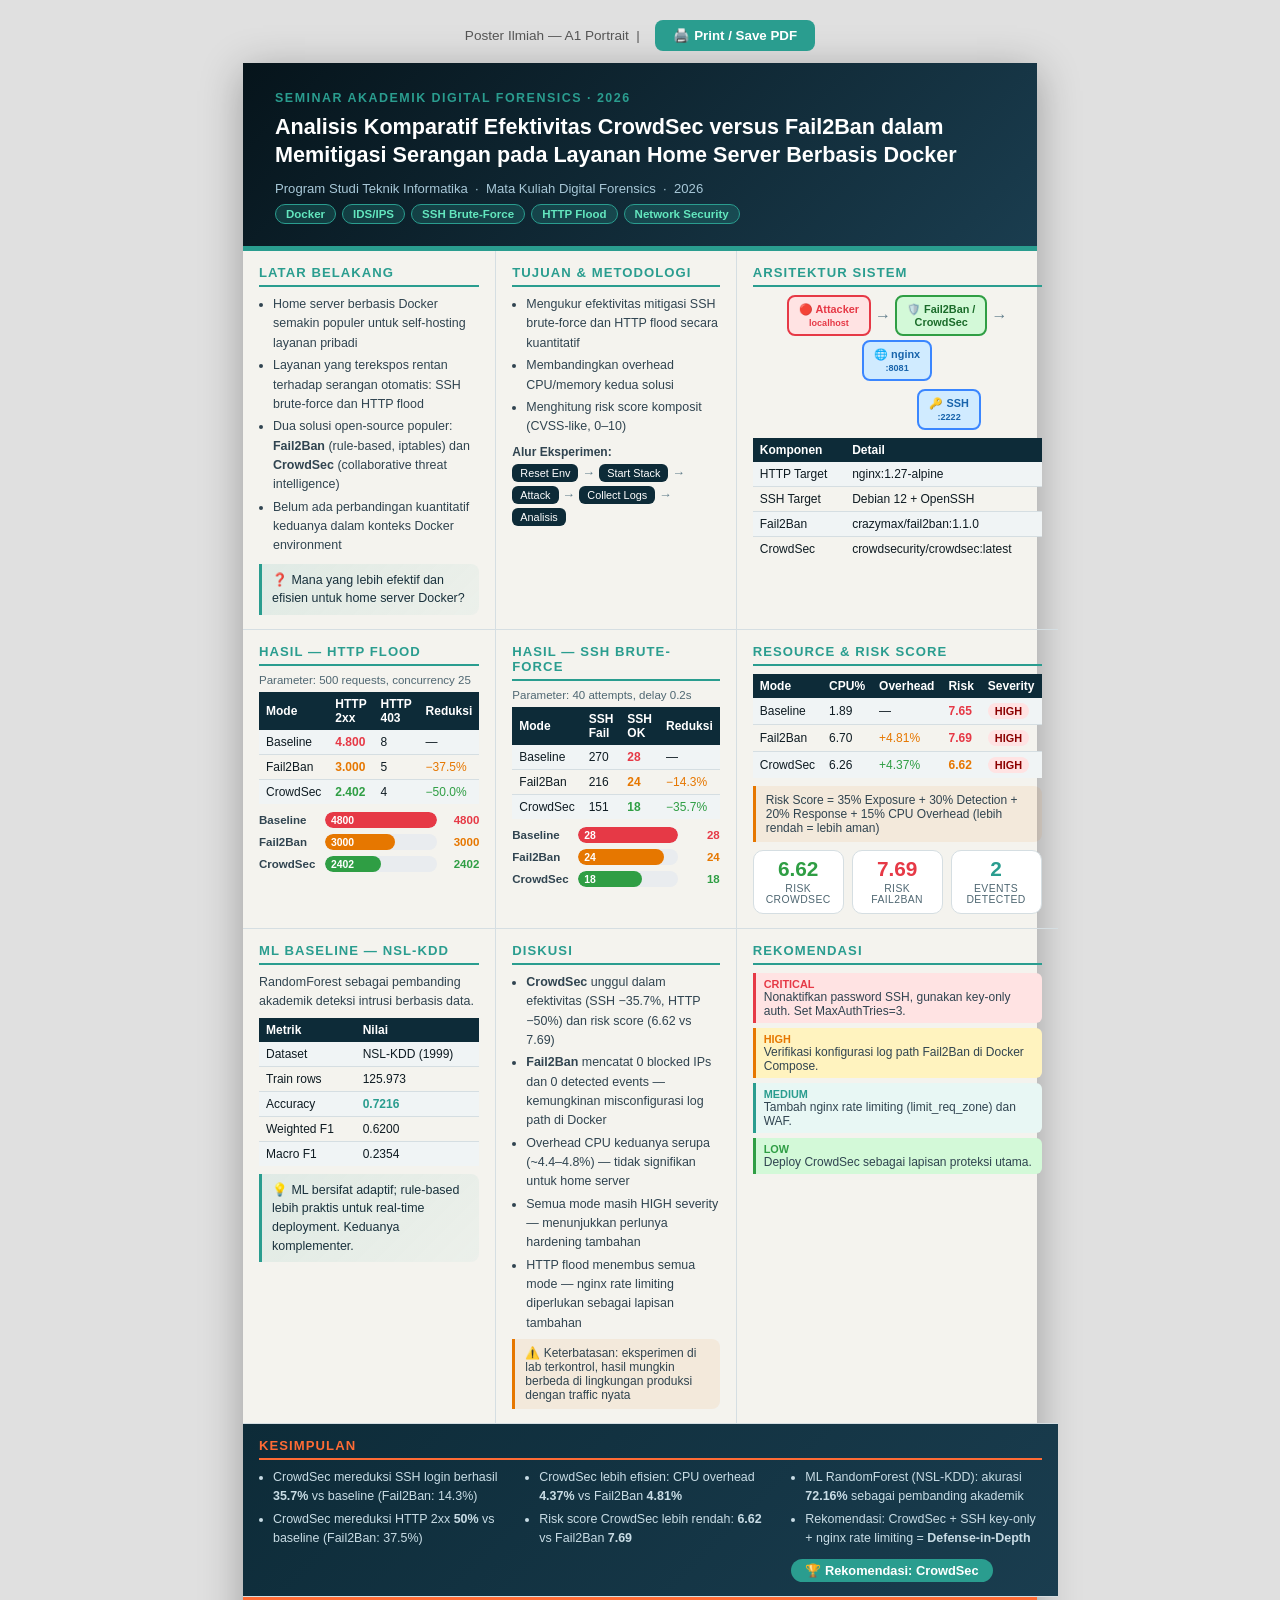
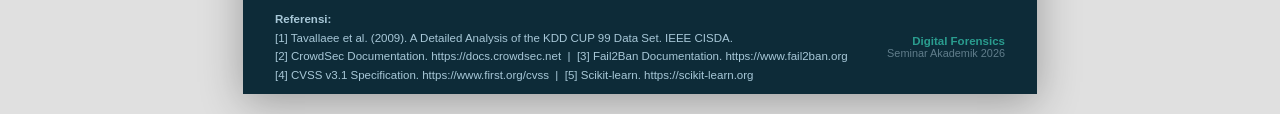
<file: submission/poster_ilmiah.html>
<!doctype html>
<html lang="id">
<head>
<meta charset="utf-8"/>
<meta name="viewport" content="width=device-width,initial-scale=1"/>
<title>Poster Ilmiah — CrowdSec vs Fail2Ban</title>
<style>
/* A1 portrait: 594mm × 841mm → scale to screen */
:root{
  --teal:#2a9d8f;--accent:#ff6b35;--ink:#0e1b22;--muted:#4f6772;
  --ok:#2f9e44;--warn:#e67700;--red:#e63946;--blue:#3a86ff;
  --bg-header:#06141b;--bg-body:#f4f3ee;
}
*{box-sizing:border-box;margin:0;padding:0}
body{background:#e0e0e0;font-family:"Segoe UI",sans-serif;padding:20px;color:var(--ink)}

/* Print hint */
.print-hint{text-align:center;margin-bottom:12px;font-size:.85rem;color:#555}
.print-hint button{border:0;background:var(--teal);color:#fff;padding:8px 18px;border-radius:8px;cursor:pointer;font-weight:700;margin-left:8px}

/* Poster wrapper — A1 proportions */
.poster{
  width:794px; /* ~A1 scaled to screen */
  margin:0 auto;
  background:var(--bg-body);
  box-shadow:0 8px 40px rgba(0,0,0,.3);
  display:flex;flex-direction:column;
}

/* ── Header ── */
.poster-header{
  background:linear-gradient(135deg,var(--bg-header) 0%,#1a3d4f 100%);
  color:#fff;padding:28px 32px 22px;
  border-bottom:5px solid var(--teal);
}
.poster-header .institution{font-size:.78rem;letter-spacing:.12em;color:var(--teal);font-weight:700;text-transform:uppercase;margin-bottom:8px}
.poster-header h1{font-size:1.35rem;line-height:1.3;margin-bottom:12px;color:#fff}
.poster-header .author-row{display:flex;justify-content:space-between;align-items:flex-end;flex-wrap:wrap;gap:8px}
.poster-header .author{font-size:.82rem;color:#a8c8d8}
.poster-header .tags{display:flex;gap:6px;flex-wrap:wrap}
.tag{background:rgba(42,157,143,.25);border:1px solid var(--teal);color:#63e6be;border-radius:20px;padding:3px 10px;font-size:.72rem;font-weight:700}

/* ── Body grid ── */
.poster-body{flex:1;display:grid;grid-template-columns:1fr 1fr 1fr;grid-template-rows:auto auto auto auto;gap:0;padding:0}

/* ── Section ── */
.section{padding:14px 16px;border-right:1px solid #d5dee2;border-bottom:1px solid #d5dee2}
.section:nth-child(3n){border-right:none}
.section h2{font-size:.82rem;font-weight:800;text-transform:uppercase;letter-spacing:.08em;color:var(--teal);margin-bottom:8px;padding-bottom:5px;border-bottom:2px solid var(--teal)}
.section p,.section li{font-size:.78rem;line-height:1.55;color:#304450}
.section ul{padding-left:14px}
.section li{margin-bottom:3px}

/* span 2 cols */
.span2{grid-column:span 2}
.span3{grid-column:span 3}

/* ── KPI row ── */
.kpi-row{display:flex;gap:8px;margin-top:6px}
.kpi-box{flex:1;background:#fff;border:1px solid #d5dee2;border-radius:10px;padding:8px 10px;text-align:center}
.kpi-box .val{font-size:1.3rem;font-weight:800;line-height:1}
.kpi-box .lbl{font-size:.65rem;color:var(--muted);text-transform:uppercase;letter-spacing:.04em;margin-top:3px}

/* ── Table ── */
table.t{width:100%;border-collapse:collapse;font-size:.75rem;margin-top:6px}
table.t th{background:#0d2b38;color:#fff;padding:5px 7px;text-align:left}
table.t td{padding:5px 7px;border-bottom:1px solid #d5dee2}
table.t tr:last-child td{border-bottom:none}
table.t tr:nth-child(even) td{background:#f0f4f5}

/* ── Bar chart ── */
.bar-wrap{margin-top:6px}
.bar-row{display:flex;align-items:center;gap:6px;margin-bottom:6px}
.bar-lbl{width:60px;font-size:.72rem;font-weight:600;color:#304450;flex-shrink:0}
.bar-bg{flex:1;height:16px;background:#e9ecef;border-radius:8px;overflow:hidden}
.bar-fill{height:100%;border-radius:8px;display:flex;align-items:center;padding-left:6px;font-size:.65rem;font-weight:700;color:#fff}
.bar-val{width:36px;text-align:right;font-size:.72rem;font-weight:700;flex-shrink:0}

/* ── Badge ── */
.badge{display:inline-block;padding:2px 7px;border-radius:12px;font-size:.68rem;font-weight:700}
.badge-ok{background:#d3f9d8;color:#1a6b2a}
.badge-warn{background:#fff3bf;color:#7a4f00}
.badge-bad{background:#ffe3e3;color:#8b0000}
.badge-info{background:#d0ebff;color:#1864ab}

/* ── Arch diagram ── */
.arch{display:flex;align-items:center;justify-content:center;gap:4px;flex-wrap:wrap;margin:8px 0}
.arch-box{border-radius:8px;padding:6px 10px;text-align:center;font-size:.68rem;font-weight:700;border:2px solid}
.arch-box.att{background:#ffe3e3;border-color:var(--red);color:var(--red)}
.arch-box.prot{background:#d3f9d8;border-color:var(--ok);color:#1a6b2a}
.arch-box.tgt{background:#d0ebff;border-color:var(--blue);color:#1864ab}
.arch-arrow{font-size:1rem;color:#607d8b}

/* ── Highlight ── */
.hl{background:linear-gradient(135deg,rgba(42,157,143,.1),rgba(42,157,143,.04));border-left:3px solid var(--teal);border-radius:0 8px 8px 0;padding:7px 10px;margin-top:8px;font-size:.78rem;color:#19313c;line-height:1.5}
.hl-warn{background:rgba(230,119,0,.08);border-left:3px solid var(--warn);border-radius:0 8px 8px 0;padding:7px 10px;margin-top:6px;font-size:.75rem;color:#304450}

/* ── Conclusion box ── */
.conclusion{background:linear-gradient(135deg,#0d2b38,#1a3d4f);color:#fff;padding:14px 16px;border-bottom:1px solid #d5dee2}
.conclusion h2{font-size:.82rem;font-weight:800;text-transform:uppercase;letter-spacing:.08em;color:var(--accent);margin-bottom:8px;padding-bottom:5px;border-bottom:2px solid var(--accent)}
.conclusion p,.conclusion li{font-size:.78rem;line-height:1.55;color:#c8dce5}
.conclusion ul{padding-left:14px}
.conclusion li{margin-bottom:3px}
.winner-badge{display:inline-block;background:var(--teal);color:#fff;border-radius:20px;padding:4px 14px;font-size:.8rem;font-weight:800;margin-top:8px}

/* ── Footer ── */
.poster-footer{background:#0d2b38;color:#a8c8d8;padding:10px 32px;display:flex;justify-content:space-between;align-items:center;font-size:.72rem;border-top:3px solid var(--accent)}
.poster-footer .refs{flex:1}
.poster-footer .refs span{display:block;line-height:1.6}

/* ── Print ── */
@media print{
  body{background:#fff;padding:0}
  .print-hint{display:none}
  .poster{width:100%;box-shadow:none}
}
</style>
</head>
<body>

<div class="print-hint">
  Poster Ilmiah — A1 Portrait &nbsp;|&nbsp;
  <button onclick="window.print()">🖨️ Print / Save PDF</button>
</div>

<div class="poster">

  <!-- ══ HEADER ══════════════════════════════════════════════════════ -->
  <div class="poster-header">
    <div class="institution">Seminar Akademik Digital Forensics · 2026</div>
    <h1>Analisis Komparatif Efektivitas CrowdSec versus Fail2Ban dalam Memitigasi Serangan pada Layanan Home Server Berbasis Docker</h1>
    <div class="author-row">
      <div class="author">Program Studi Teknik Informatika &nbsp;·&nbsp; Mata Kuliah Digital Forensics &nbsp;·&nbsp; 2026</div>
      <div class="tags">
        <span class="tag">Docker</span>
        <span class="tag">IDS/IPS</span>
        <span class="tag">SSH Brute-Force</span>
        <span class="tag">HTTP Flood</span>
        <span class="tag">Network Security</span>
      </div>
    </div>
  </div>

  <!-- ══ BODY ════════════════════════════════════════════════════════ -->
  <div class="poster-body">

    <!-- ROW 1 -->

    <!-- Latar Belakang -->
    <div class="section">
      <h2>Latar Belakang</h2>
      <ul>
        <li>Home server berbasis Docker semakin populer untuk self-hosting layanan pribadi</li>
        <li>Layanan yang terekspos rentan terhadap serangan otomatis: SSH brute-force dan HTTP flood</li>
        <li>Dua solusi open-source populer: <strong>Fail2Ban</strong> (rule-based, iptables) dan <strong>CrowdSec</strong> (collaborative threat intelligence)</li>
        <li>Belum ada perbandingan kuantitatif keduanya dalam konteks Docker environment</li>
      </ul>
      <div class="hl">❓ Mana yang lebih efektif dan efisien untuk home server Docker?</div>
    </div>

    <!-- Tujuan & Metodologi -->
    <div class="section">
      <h2>Tujuan & Metodologi</h2>
      <ul>
        <li>Mengukur efektivitas mitigasi SSH brute-force dan HTTP flood secara kuantitatif</li>
        <li>Membandingkan overhead CPU/memory kedua solusi</li>
        <li>Menghitung risk score komposit (CVSS-like, 0–10)</li>
      </ul>
      <div style="margin-top:8px;font-size:.75rem;font-weight:700;color:#304450">Alur Eksperimen:</div>
      <div style="display:flex;align-items:center;gap:4px;flex-wrap:wrap;margin-top:5px">
        <div style="background:#0d2b38;color:#fff;border-radius:6px;padding:3px 8px;font-size:.68rem">Reset Env</div>
        <span style="color:#607d8b;font-size:.8rem">→</span>
        <div style="background:#0d2b38;color:#fff;border-radius:6px;padding:3px 8px;font-size:.68rem">Start Stack</div>
        <span style="color:#607d8b;font-size:.8rem">→</span>
        <div style="background:#0d2b38;color:#fff;border-radius:6px;padding:3px 8px;font-size:.68rem">Attack</div>
        <span style="color:#607d8b;font-size:.8rem">→</span>
        <div style="background:#0d2b38;color:#fff;border-radius:6px;padding:3px 8px;font-size:.68rem">Collect Logs</div>
        <span style="color:#607d8b;font-size:.8rem">→</span>
        <div style="background:#0d2b38;color:#fff;border-radius:6px;padding:3px 8px;font-size:.68rem">Analisis</div>
      </div>
    </div>

    <!-- Arsitektur -->
    <div class="section">
      <h2>Arsitektur Sistem</h2>
      <div class="arch">
        <div class="arch-box att">🔴 Attacker<br/><small>localhost</small></div>
        <div class="arch-arrow">→</div>
        <div class="arch-box prot">🛡️ Fail2Ban /<br/>CrowdSec</div>
        <div class="arch-arrow">→</div>
        <div class="arch-box tgt">🌐 nginx<br/><small>:8081</small></div>
      </div>
      <div class="arch" style="margin-top:0">
        <div style="width:80px"></div>
        <div class="arch-arrow" style="visibility:hidden">→</div>
        <div class="arch-box tgt">🔑 SSH<br/><small>:2222</small></div>
      </div>
      <table class="t" style="margin-top:8px">
        <tr><th>Komponen</th><th>Detail</th></tr>
        <tr><td>HTTP Target</td><td>nginx:1.27-alpine</td></tr>
        <tr><td>SSH Target</td><td>Debian 12 + OpenSSH</td></tr>
        <tr><td>Fail2Ban</td><td>crazymax/fail2ban:1.1.0</td></tr>
        <tr><td>CrowdSec</td><td>crowdsecurity/crowdsec:latest</td></tr>
      </table>
    </div>

    <!-- ROW 2 -->

    <!-- Hasil HTTP Flood -->
    <div class="section">
      <h2>Hasil — HTTP Flood</h2>
      <div style="font-size:.72rem;color:var(--muted);margin-bottom:4px">Parameter: 500 requests, concurrency 25</div>
      <table class="t">
        <tr><th>Mode</th><th>HTTP 2xx</th><th>HTTP 403</th><th>Reduksi</th></tr>
        <tr><td>Baseline</td><td style="color:var(--red);font-weight:700">4.800</td><td>8</td><td>—</td></tr>
        <tr><td>Fail2Ban</td><td style="color:var(--warn);font-weight:700">3.000</td><td>5</td><td style="color:var(--warn)">−37.5%</td></tr>
        <tr><td>CrowdSec</td><td style="color:var(--ok);font-weight:700">2.402</td><td>4</td><td style="color:var(--ok)">−50.0%</td></tr>
      </table>
      <div class="bar-wrap" style="margin-top:8px">
        <div class="bar-row">
          <div class="bar-lbl">Baseline</div>
          <div class="bar-bg"><div class="bar-fill" style="width:100%;background:var(--red)">4800</div></div>
          <div class="bar-val" style="color:var(--red)">4800</div>
        </div>
        <div class="bar-row">
          <div class="bar-lbl">Fail2Ban</div>
          <div class="bar-bg"><div class="bar-fill" style="width:62.5%;background:var(--warn)">3000</div></div>
          <div class="bar-val" style="color:var(--warn)">3000</div>
        </div>
        <div class="bar-row">
          <div class="bar-lbl">CrowdSec</div>
          <div class="bar-bg"><div class="bar-fill" style="width:50%;background:var(--ok)">2402</div></div>
          <div class="bar-val" style="color:var(--ok)">2402</div>
        </div>
      </div>
    </div>

    <!-- Hasil SSH -->
    <div class="section">
      <h2>Hasil — SSH Brute-Force</h2>
      <div style="font-size:.72rem;color:var(--muted);margin-bottom:4px">Parameter: 40 attempts, delay 0.2s</div>
      <table class="t">
        <tr><th>Mode</th><th>SSH Fail</th><th>SSH OK</th><th>Reduksi</th></tr>
        <tr><td>Baseline</td><td>270</td><td style="color:var(--red);font-weight:700">28</td><td>—</td></tr>
        <tr><td>Fail2Ban</td><td>216</td><td style="color:var(--warn);font-weight:700">24</td><td style="color:var(--warn)">−14.3%</td></tr>
        <tr><td>CrowdSec</td><td>151</td><td style="color:var(--ok);font-weight:700">18</td><td style="color:var(--ok)">−35.7%</td></tr>
      </table>
      <div class="bar-wrap" style="margin-top:8px">
        <div class="bar-row">
          <div class="bar-lbl">Baseline</div>
          <div class="bar-bg"><div class="bar-fill" style="width:100%;background:var(--red)">28</div></div>
          <div class="bar-val" style="color:var(--red)">28</div>
        </div>
        <div class="bar-row">
          <div class="bar-lbl">Fail2Ban</div>
          <div class="bar-bg"><div class="bar-fill" style="width:85.7%;background:var(--warn)">24</div></div>
          <div class="bar-val" style="color:var(--warn)">24</div>
        </div>
        <div class="bar-row">
          <div class="bar-lbl">CrowdSec</div>
          <div class="bar-bg"><div class="bar-fill" style="width:64.3%;background:var(--ok)">18</div></div>
          <div class="bar-val" style="color:var(--ok)">18</div>
        </div>
      </div>
    </div>

    <!-- Resource & Risk -->
    <div class="section">
      <h2>Resource & Risk Score</h2>
      <table class="t">
        <tr><th>Mode</th><th>CPU%</th><th>Overhead</th><th>Risk</th><th>Severity</th></tr>
        <tr><td>Baseline</td><td>1.89</td><td>—</td><td style="color:var(--red);font-weight:700">7.65</td><td><span class="badge badge-bad">HIGH</span></td></tr>
        <tr><td>Fail2Ban</td><td>6.70</td><td style="color:var(--warn)">+4.81%</td><td style="color:var(--red);font-weight:700">7.69</td><td><span class="badge badge-bad">HIGH</span></td></tr>
        <tr><td>CrowdSec</td><td>6.26</td><td style="color:var(--ok)">+4.37%</td><td style="color:var(--warn);font-weight:700">6.62</td><td><span class="badge badge-bad">HIGH</span></td></tr>
      </table>
      <div class="hl-warn" style="margin-top:8px">Risk Score = 35% Exposure + 30% Detection + 20% Response + 15% CPU Overhead (lebih rendah = lebih aman)</div>
      <div class="kpi-row" style="margin-top:8px">
        <div class="kpi-box"><div class="val" style="color:var(--ok)">6.62</div><div class="lbl">Risk CrowdSec</div></div>
        <div class="kpi-box"><div class="val" style="color:var(--red)">7.69</div><div class="lbl">Risk Fail2Ban</div></div>
        <div class="kpi-box"><div class="val" style="color:var(--teal)">2</div><div class="lbl">Events Detected</div></div>
      </div>
    </div>

    <!-- ROW 3 -->

    <!-- ML Baseline -->
    <div class="section">
      <h2>ML Baseline — NSL-KDD</h2>
      <p style="margin-bottom:6px">RandomForest sebagai pembanding akademik deteksi intrusi berbasis data.</p>
      <table class="t">
        <tr><th>Metrik</th><th>Nilai</th></tr>
        <tr><td>Dataset</td><td>NSL-KDD (1999)</td></tr>
        <tr><td>Train rows</td><td>125.973</td></tr>
        <tr><td>Accuracy</td><td style="color:var(--teal);font-weight:700">0.7216</td></tr>
        <tr><td>Weighted F1</td><td>0.6200</td></tr>
        <tr><td>Macro F1</td><td>0.2354</td></tr>
      </table>
      <div class="hl">💡 ML bersifat adaptif; rule-based lebih praktis untuk real-time deployment. Keduanya komplementer.</div>
    </div>

    <!-- Diskusi -->
    <div class="section">
      <h2>Diskusi</h2>
      <ul>
        <li><strong>CrowdSec</strong> unggul dalam efektivitas (SSH −35.7%, HTTP −50%) dan risk score (6.62 vs 7.69)</li>
        <li><strong>Fail2Ban</strong> mencatat 0 blocked IPs dan 0 detected events — kemungkinan misconfigurasi log path di Docker</li>
        <li>Overhead CPU keduanya serupa (~4.4–4.8%) — tidak signifikan untuk home server</li>
        <li>Semua mode masih HIGH severity — menunjukkan perlunya hardening tambahan</li>
        <li>HTTP flood menembus semua mode — nginx rate limiting diperlukan sebagai lapisan tambahan</li>
      </ul>
      <div class="hl-warn">⚠️ Keterbatasan: eksperimen di lab terkontrol, hasil mungkin berbeda di lingkungan produksi dengan traffic nyata</div>
    </div>

    <!-- Rekomendasi -->
    <div class="section">
      <h2>Rekomendasi</h2>
      <div style="display:flex;flex-direction:column;gap:5px">
        <div style="background:#ffe3e3;border-left:3px solid var(--red);padding:5px 8px;border-radius:0 6px 6px 0">
          <div style="font-size:.68rem;font-weight:800;color:var(--red)">CRITICAL</div>
          <div style="font-size:.75rem;color:#304450">Nonaktifkan password SSH, gunakan key-only auth. Set MaxAuthTries=3.</div>
        </div>
        <div style="background:#fff3bf;border-left:3px solid var(--warn);padding:5px 8px;border-radius:0 6px 6px 0">
          <div style="font-size:.68rem;font-weight:800;color:var(--warn)">HIGH</div>
          <div style="font-size:.75rem;color:#304450">Verifikasi konfigurasi log path Fail2Ban di Docker Compose.</div>
        </div>
        <div style="background:#e8f7f4;border-left:3px solid var(--teal);padding:5px 8px;border-radius:0 6px 6px 0">
          <div style="font-size:.68rem;font-weight:800;color:var(--teal)">MEDIUM</div>
          <div style="font-size:.75rem;color:#304450">Tambah nginx rate limiting (limit_req_zone) dan WAF.</div>
        </div>
        <div style="background:#d3f9d8;border-left:3px solid var(--ok);padding:5px 8px;border-radius:0 6px 6px 0">
          <div style="font-size:.68rem;font-weight:800;color:var(--ok)">LOW</div>
          <div style="font-size:.75rem;color:#304450">Deploy CrowdSec sebagai lapisan proteksi utama.</div>
        </div>
      </div>
    </div>

    <!-- ROW 4 — Conclusion (full width) -->
    <div class="conclusion span3">
      <h2>Kesimpulan</h2>
      <div style="display:grid;grid-template-columns:1fr 1fr 1fr;gap:16px">
        <div>
          <ul>
            <li>CrowdSec mereduksi SSH login berhasil <strong>35.7%</strong> vs baseline (Fail2Ban: 14.3%)</li>
            <li>CrowdSec mereduksi HTTP 2xx <strong>50%</strong> vs baseline (Fail2Ban: 37.5%)</li>
          </ul>
        </div>
        <div>
          <ul>
            <li>CrowdSec lebih efisien: CPU overhead <strong>4.37%</strong> vs Fail2Ban <strong>4.81%</strong></li>
            <li>Risk score CrowdSec lebih rendah: <strong>6.62</strong> vs Fail2Ban <strong>7.69</strong></li>
          </ul>
        </div>
        <div>
          <ul>
            <li>ML RandomForest (NSL-KDD): akurasi <strong>72.16%</strong> sebagai pembanding akademik</li>
            <li>Rekomendasi: CrowdSec + SSH key-only + nginx rate limiting = <strong>Defense-in-Depth</strong></li>
          </ul>
          <div class="winner-badge">🏆 Rekomendasi: CrowdSec</div>
        </div>
      </div>
    </div>

  </div><!-- /poster-body -->

  <!-- ══ FOOTER ═══════════════════════════════════════════════════════ -->
  <div class="poster-footer">
    <div class="refs">
      <span><strong>Referensi:</strong></span>
      <span>[1] Tavallaee et al. (2009). A Detailed Analysis of the KDD CUP 99 Data Set. IEEE CISDA.</span>
      <span>[2] CrowdSec Documentation. https://docs.crowdsec.net &nbsp;|&nbsp; [3] Fail2Ban Documentation. https://www.fail2ban.org</span>
      <span>[4] CVSS v3.1 Specification. https://www.first.org/cvss &nbsp;|&nbsp; [5] Scikit-learn. https://scikit-learn.org</span>
    </div>
    <div style="text-align:right;flex-shrink:0;margin-left:20px">
      <div style="font-size:.72rem;color:var(--teal);font-weight:700">Digital Forensics</div>
      <div style="font-size:.68rem;color:#607d8b">Seminar Akademik 2026</div>
    </div>
  </div>

</div><!-- /poster -->
</body>
</html>
</file>
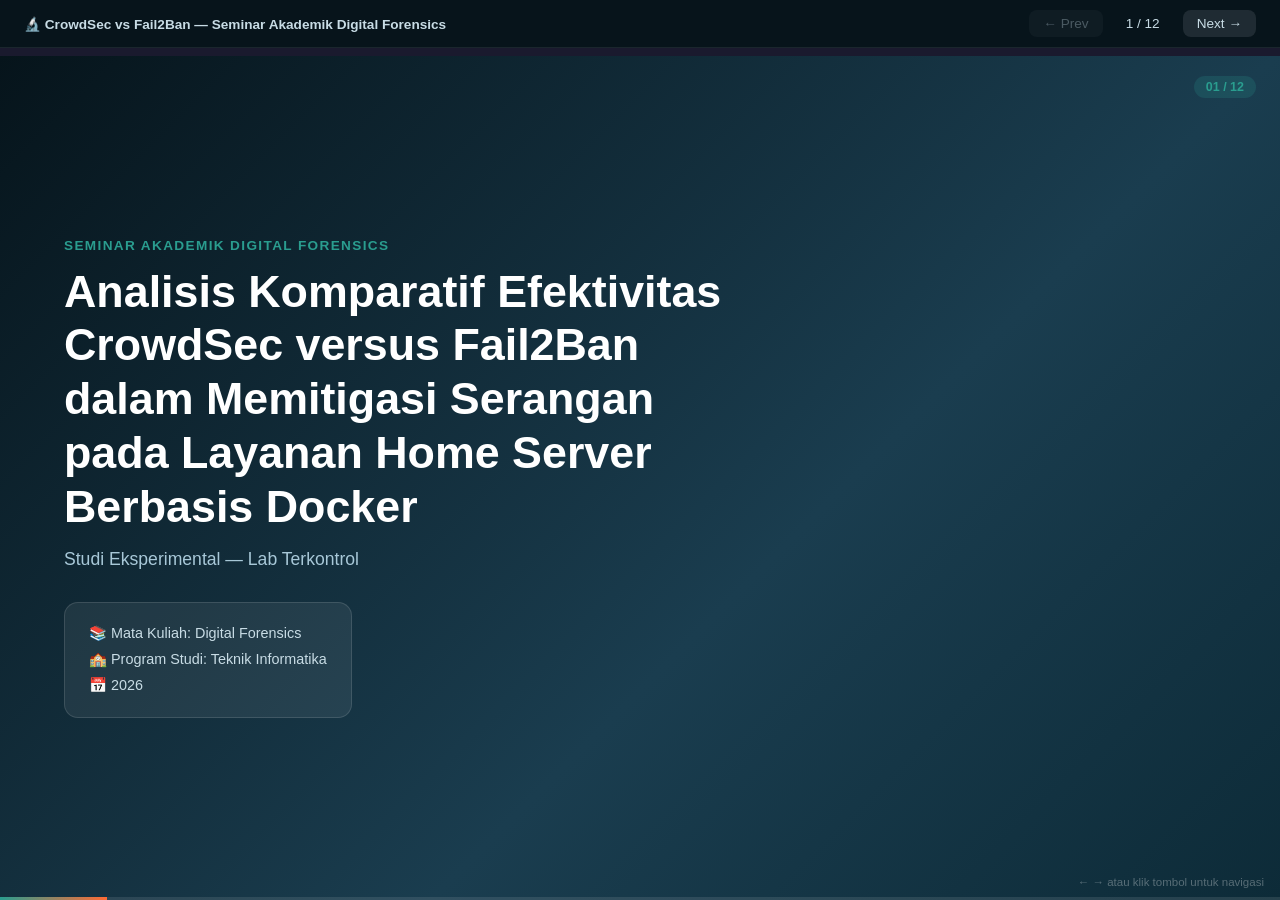
<file: submission/slide_presentasi.html>
<!doctype html>
<html lang="id">
<head>
<meta charset="utf-8"/>
<meta name="viewport" content="width=device-width,initial-scale=1"/>
<title>Slide Presentasi — CrowdSec vs Fail2Ban</title>
<style>
:root{--bg:#06141b;--card:#f4f3ee;--ink:#0e1b22;--muted:#4f6772;--accent:#ff6b35;--teal:#2a9d8f;--ok:#2f9e44;--warn:#e67700;--red:#e63946;--blue:#3a86ff}
*{box-sizing:border-box;margin:0;padding:0}
body{font-family:"Segoe UI",sans-serif;background:#1a1a2e;color:var(--ink);min-height:100vh}

/* ── Nav ── */
.nav{position:fixed;top:0;left:0;right:0;z-index:100;background:rgba(6,20,27,.92);backdrop-filter:blur(8px);display:flex;align-items:center;justify-content:space-between;padding:10px 24px;border-bottom:1px solid rgba(255,255,255,.08)}
.nav-title{color:#c8dce5;font-size:.85rem;font-weight:600}
.nav-controls{display:flex;align-items:center;gap:10px}
.nav-btn{border:0;background:rgba(255,255,255,.1);color:#c8dce5;border-radius:8px;padding:6px 14px;cursor:pointer;font-size:.85rem;transition:background 150ms}
.nav-btn:hover{background:rgba(255,255,255,.2)}
.nav-btn:disabled{opacity:.35;cursor:not-allowed}
#slide-counter{color:#c8dce5;font-size:.85rem;min-width:60px;text-align:center}

/* ── Slide container ── */
.slides{padding-top:56px}
.slide{display:none;min-height:calc(100vh - 56px);padding:48px 64px;position:relative;animation:fadeIn 250ms ease}
.slide.active{display:flex;flex-direction:column;justify-content:center}
@keyframes fadeIn{from{opacity:0;transform:translateY(6px)}to{opacity:1;transform:translateY(0)}}

/* ── Slide themes ── */
.slide-cover{background:linear-gradient(135deg,#06141b 0%,#1a3d4f 60%,#0d2b38 100%);color:#f4f3ee}
.slide-cover h1{font-size:clamp(1.8rem,3.5vw,2.8rem);line-height:1.2;margin-bottom:16px;color:#fff}
.slide-cover .subtitle{font-size:1.1rem;color:#a8c8d8;margin-bottom:32px}
.slide-cover .meta-box{background:rgba(255,255,255,.07);border:1px solid rgba(255,255,255,.12);border-radius:14px;padding:18px 24px;display:inline-block}
.slide-cover .meta-box p{color:#c8dce5;font-size:.9rem;line-height:1.8}

.slide-content{background:var(--card)}
.slide-content h2{font-size:clamp(1.4rem,2.5vw,2rem);color:#0d2b38;margin-bottom:24px;padding-bottom:12px;border-bottom:3px solid var(--teal)}

.slide-dark{background:linear-gradient(135deg,#0d2b38,#1a3d4f);color:#f4f3ee}
.slide-dark h2{font-size:clamp(1.4rem,2.5vw,2rem);color:#fff;margin-bottom:24px;padding-bottom:12px;border-bottom:3px solid var(--accent)}

/* ── Slide number badge ── */
.slide-num{position:absolute;top:20px;right:24px;background:rgba(42,157,143,.2);color:var(--teal);border-radius:20px;padding:4px 12px;font-size:.78rem;font-weight:700}
.slide-dark .slide-num{background:rgba(255,107,53,.2);color:#ff9a6c}

/* ── Content components ── */
.two-col{display:grid;grid-template-columns:1fr 1fr;gap:32px;align-items:start}
.three-col{display:grid;grid-template-columns:1fr 1fr 1fr;gap:20px}

.card{background:#fff;border-radius:14px;padding:18px;border:1px solid #d5dee2;box-shadow:0 4px 12px rgba(0,0,0,.08)}
.card-dark{background:rgba(255,255,255,.07);border:1px solid rgba(255,255,255,.12);border-radius:14px;padding:18px}
.card h3{font-size:1rem;margin-bottom:10px;color:#0d2b38}
.card-dark h3{color:#fff}

.stat-big{font-size:2.4rem;font-weight:800;line-height:1}
.stat-label{font-size:.8rem;color:var(--muted);margin-top:4px;text-transform:uppercase;letter-spacing:.04em}

ul.points{padding-left:20px;line-height:2}
ul.points li{font-size:.95rem;color:#304450}
ul.points.light li{color:#c8dce5}

table.data{width:100%;border-collapse:collapse;font-size:.88rem}
table.data th{background:#0d2b38;color:#fff;padding:8px 10px;text-align:left}
table.data td{padding:8px 10px;border-bottom:1px solid #d5dee2}
table.data tr:last-child td{border-bottom:none}
table.data tr:nth-child(even) td{background:#f0f4f5}

.badge{display:inline-block;padding:3px 10px;border-radius:20px;font-size:.75rem;font-weight:700}
.badge-ok{background:#d3f9d8;color:#1a6b2a}
.badge-warn{background:#fff3bf;color:#7a4f00}
.badge-bad{background:#ffe3e3;color:#8b0000}
.badge-info{background:#d0ebff;color:#1864ab}

/* ── Bar chart ── */
.bar-wrap{margin-top:8px}
.bar-row{display:flex;align-items:center;gap:10px;margin-bottom:10px}
.bar-label{width:80px;font-size:.82rem;font-weight:600;color:#304450;flex-shrink:0}
.bar-label.light{color:#c8dce5}
.bar-bg{flex:1;height:22px;background:#e9ecef;border-radius:11px;overflow:hidden}
.bar-bg.dark{background:rgba(255,255,255,.12)}
.bar-fill{height:100%;border-radius:11px;display:flex;align-items:center;padding-left:8px;font-size:.78rem;font-weight:700;color:#fff;transition:width .6s ease}
.bar-val{width:50px;text-align:right;font-size:.82rem;font-weight:700;flex-shrink:0}

/* ── Highlight box ── */
.highlight{background:linear-gradient(135deg,rgba(42,157,143,.15),rgba(42,157,143,.05));border:2px solid var(--teal);border-radius:14px;padding:16px 20px;margin-top:16px}
.highlight-dark{background:rgba(255,107,53,.1);border:2px solid var(--accent);border-radius:14px;padding:16px 20px;margin-top:16px}
.highlight p,.highlight-dark p{font-size:.95rem;line-height:1.6}

/* ── Diagram ── */
.arch-diagram{display:flex;align-items:center;justify-content:center;gap:0;flex-wrap:wrap;margin:16px 0}
.arch-box{background:#fff;border:2px solid #d5dee2;border-radius:12px;padding:12px 16px;text-align:center;font-size:.82rem;font-weight:600;color:#0d2b38;min-width:100px}
.arch-box.attacker{background:#ffe3e3;border-color:var(--red);color:var(--red)}
.arch-box.protection{background:#d3f9d8;border-color:var(--ok);color:#1a6b2a}
.arch-box.target{background:#d0ebff;border-color:var(--blue);color:#1864ab}
.arch-arrow{font-size:1.4rem;color:#607d8b;padding:0 8px}

/* ── Progress bar (slide nav) ── */
.progress{position:fixed;bottom:0;left:0;right:0;height:3px;background:rgba(255,255,255,.1)}
.progress-fill{height:100%;background:linear-gradient(90deg,var(--teal),var(--accent));transition:width .3s ease}

/* ── Keyboard hint ── */
.key-hint{position:fixed;bottom:12px;right:16px;font-size:.72rem;color:rgba(255,255,255,.3)}
</style>
</head>
<body>

<!-- NAV -->
<nav class="nav">
  <div class="nav-title">🔬 CrowdSec vs Fail2Ban — Seminar Akademik Digital Forensics</div>
  <div class="nav-controls">
    <button class="nav-btn" id="btn-prev">← Prev</button>
    <span id="slide-counter">1 / 12</span>
    <button class="nav-btn" id="btn-next">Next →</button>
  </div>
</nav>

<!-- ═══════════════════════════════════════════════════════ SLIDE 1 ══ -->
<div class="slides">
<div class="slide slide-cover active" id="s1">
  <div class="slide-num">01 / 12</div>
  <div style="max-width:700px">
    <div style="font-size:.85rem;color:var(--teal);font-weight:700;letter-spacing:.1em;margin-bottom:12px">SEMINAR AKADEMIK DIGITAL FORENSICS</div>
    <h1>Analisis Komparatif Efektivitas CrowdSec versus Fail2Ban dalam Memitigasi Serangan pada Layanan Home Server Berbasis Docker</h1>
    <p class="subtitle">Studi Eksperimental — Lab Terkontrol</p>
    <div class="meta-box">
      <p>📚 Mata Kuliah: Digital Forensics</p>
      <p>🏫 Program Studi: Teknik Informatika</p>
      <p>📅 2026</p>
    </div>
  </div>
</div>

<!-- ═══════════════════════════════════════════════════════ SLIDE 2 ══ -->
<div class="slide slide-content" id="s2">
  <div class="slide-num">02 / 12</div>
  <h2>🌐 Latar Belakang</h2>
  <div class="two-col">
    <div>
      <ul class="points">
        <li>Home server berbasis Docker semakin populer untuk self-hosting layanan pribadi</li>
        <li>Layanan yang terekspos ke jaringan rentan terhadap serangan otomatis</li>
        <li>SSH brute-force dan HTTP flood adalah dua vektor serangan paling umum</li>
        <li>Dua solusi open-source populer: <strong>Fail2Ban</strong> (rule-based) dan <strong>CrowdSec</strong> (collaborative threat intelligence)</li>
        <li>Belum ada perbandingan kuantitatif keduanya dalam konteks Docker environment</li>
      </ul>
      <div class="highlight">
        <p>❓ <strong>Pertanyaan utama:</strong> Mana yang lebih efektif dan efisien untuk home server Docker — Fail2Ban atau CrowdSec?</p>
      </div>
    </div>
    <div>
      <div class="card">
        <h3>⚠️ Ancaman yang Diuji</h3>
        <div style="margin-top:12px">
          <div style="background:#ffe3e3;border-radius:10px;padding:12px;margin-bottom:10px">
            <div style="font-weight:700;color:var(--red);margin-bottom:4px">HTTP Flood</div>
            <div style="font-size:.85rem;color:#304450">500 requests, concurrency 25<br/>Target: nginx port 8081</div>
          </div>
          <div style="background:#fff3bf;border-radius:10px;padding:12px">
            <div style="font-weight:700;color:var(--warn);margin-bottom:4px">SSH Brute-Force</div>
            <div style="font-size:.85rem;color:#304450">40 attempts, delay 0.2s<br/>Target: OpenSSH port 2222</div>
          </div>
        </div>
      </div>
    </div>
  </div>
</div>

<!-- ═══════════════════════════════════════════════════════ SLIDE 3 ══ -->
<div class="slide slide-content" id="s3">
  <div class="slide-num">03 / 12</div>
  <h2>🎯 Rumusan Masalah & Tujuan</h2>
  <div class="two-col">
    <div>
      <div class="card">
        <h3>❓ Rumusan Masalah</h3>
        <ol style="padding-left:18px;line-height:2;font-size:.92rem;color:#304450">
          <li>Seberapa efektif CrowdSec dan Fail2Ban dalam mereduksi serangan SSH brute-force dan HTTP flood?</li>
          <li>Berapa overhead resource (CPU/memory) yang ditimbulkan masing-masing solusi?</li>
          <li>Solusi mana yang lebih direkomendasikan untuk home server Docker?</li>
        </ol>
      </div>
      <div class="card" style="margin-top:14px">
        <h3>🔒 Batasan Eksperimen</h3>
        <ul class="points">
          <li>Semua serangan hanya menarget <strong>localhost/jaringan privat</strong></li>
          <li>Untuk keperluan akademik dan lab terkontrol</li>
          <li>Platform: Docker Compose pada Linux</li>
        </ul>
      </div>
    </div>
    <div>
      <div class="card">
        <h3>✅ Tujuan Penelitian</h3>
        <ul class="points">
          <li>Mengukur efektivitas mitigasi serangan SSH brute-force dan HTTP flood secara kuantitatif</li>
          <li>Membandingkan overhead resource (CPU/memory) kedua solusi</li>
          <li>Menghitung risk score komposit (CVSS-like) untuk setiap mode</li>
          <li>Menentukan solusi terbaik untuk home server Docker</li>
          <li>Membandingkan dengan baseline ML (RandomForest, NSL-KDD)</li>
        </ul>
      </div>
    </div>
  </div>
</div>

<!-- ═══════════════════════════════════════════════════════ SLIDE 4 ══ -->
<div class="slide slide-dark" id="s4">
  <div class="slide-num">04 / 12</div>
  <h2>🏗️ Arsitektur Eksperimen</h2>
  <div class="arch-diagram">
    <div class="arch-box attacker">🔴 Attacker<br/><small>localhost</small></div>
    <div class="arch-arrow">→</div>
    <div class="arch-box protection">🛡️ Fail2Ban /<br/>CrowdSec</div>
    <div class="arch-arrow">→</div>
    <div class="arch-box target">🌐 nginx<br/><small>:8081</small></div>
    <div style="width:100%;height:0"></div>
    <div style="width:180px"></div>
    <div class="arch-arrow" style="visibility:hidden">→</div>
    <div class="arch-box target" style="margin-top:10px">🔑 SSH Target<br/><small>:2222</small></div>
  </div>
  <div class="three-col" style="margin-top:20px">
    <div class="card-dark">
      <h3>🐳 Stack Baseline</h3>
      <ul class="points light" style="font-size:.85rem">
        <li>nginx:1.27-alpine</li>
        <li>Debian 12 + OpenSSH</li>
        <li>Tanpa proteksi aktif</li>
      </ul>
    </div>
    <div class="card-dark">
      <h3>🛡️ Stack Fail2Ban</h3>
      <ul class="points light" style="font-size:.85rem">
        <li>crazymax/fail2ban:1.1.0</li>
        <li>Jail: sshd-docker, nginx-http-flood</li>
        <li>Backend: iptables</li>
      </ul>
    </div>
    <div class="card-dark">
      <h3>🌐 Stack CrowdSec</h3>
      <ul class="points light" style="font-size:.85rem">
        <li>crowdsecurity/crowdsec:latest</li>
        <li>Bouncer: docker-bouncer</li>
        <li>Threat intelligence: collaborative</li>
      </ul>
    </div>
  </div>
  <div class="highlight-dark" style="margin-top:16px">
    <p>📁 Semua log di-mount ke <code>logs/</code> — nginx access.log, SSH auth.log, Fail2Ban log, CrowdSec metrics</p>
  </div>
</div>

<!-- ═══════════════════════════════════════════════════════ SLIDE 5 ══ -->
<div class="slide slide-content" id="s5">
  <div class="slide-num">05 / 12</div>
  <h2>🔬 Metodologi</h2>
  <div class="two-col">
    <div>
      <div class="card">
        <h3>📋 Alur Eksperimen</h3>
        <div style="display:flex;flex-direction:column;gap:8px;margin-top:8px">
          <div style="display:flex;align-items:center;gap:10px">
            <div style="background:#0d2b38;color:#fff;border-radius:50%;width:28px;height:28px;display:flex;align-items:center;justify-content:center;font-size:.78rem;font-weight:700;flex-shrink:0">1</div>
            <div style="font-size:.88rem;color:#304450">Reset environment (log, container, iptables)</div>
          </div>
          <div style="display:flex;align-items:center;gap:10px">
            <div style="background:#0d2b38;color:#fff;border-radius:50%;width:28px;height:28px;display:flex;align-items:center;justify-content:center;font-size:.78rem;font-weight:700;flex-shrink:0">2</div>
            <div style="font-size:.88rem;color:#304450">Start Docker stack (baseline / fail2ban / crowdsec)</div>
          </div>
          <div style="display:flex;align-items:center;gap:10px">
            <div style="background:#0d2b38;color:#fff;border-radius:50%;width:28px;height:28px;display:flex;align-items:center;justify-content:center;font-size:.78rem;font-weight:700;flex-shrink:0">3</div>
            <div style="font-size:.88rem;color:#304450">Jalankan HTTP flood + SSH brute-force secara paralel</div>
          </div>
          <div style="display:flex;align-items:center;gap:10px">
            <div style="background:#0d2b38;color:#fff;border-radius:50%;width:28px;height:28px;display:flex;align-items:center;justify-content:center;font-size:.78rem;font-weight:700;flex-shrink:0">4</div>
            <div style="font-size:.88rem;color:#304450">Collect docker stats (CPU/memory) setiap 2 detik</div>
          </div>
          <div style="display:flex;align-items:center;gap:10px">
            <div style="background:#0d2b38;color:#fff;border-radius:50%;width:28px;height:28px;display:flex;align-items:center;justify-content:center;font-size:.78rem;font-weight:700;flex-shrink:0">5</div>
            <div style="font-size:.88rem;color:#304450">Parse log → JSON/CSV → analisis komparatif</div>
          </div>
        </div>
      </div>
    </div>
    <div>
      <div class="card">
        <h3>📏 Metrik yang Diukur</h3>
        <table class="data">
          <tr><th>Metrik</th><th>Sumber</th></tr>
          <tr><td>SSH success/fail</td><td>attack_ssh_*.log</td></tr>
          <tr><td>HTTP 2xx/403</td><td>attack_http_*.log</td></tr>
          <tr><td>CPU/Memory avg</td><td>resource_*.csv</td></tr>
          <tr><td>Blocked IPs</td><td>security_snapshot_*.json</td></tr>
          <tr><td>Detection time</td><td>Polling interval 1s</td></tr>
          <tr><td>Risk score</td><td>CVSS-like composite</td></tr>
        </table>
      </div>
      <div class="card" style="margin-top:14px">
        <h3>🤖 ML Baseline</h3>
        <p style="font-size:.88rem;color:#304450">RandomForest pada NSL-KDD (125.973 baris) sebagai pembanding akademik deteksi intrusi berbasis data.</p>
      </div>
    </div>
  </div>
</div>

<!-- ═══════════════════════════════════════════════════════ SLIDE 6 ══ -->
<div class="slide slide-content" id="s6">
  <div class="slide-num">06 / 12</div>
  <h2>📊 Hasil — HTTP Flood</h2>
  <div class="two-col">
    <div>
      <table class="data">
        <thead><tr><th>Mode</th><th>HTTP 2xx</th><th>HTTP 403</th><th>Other</th></tr></thead>
        <tbody>
          <tr><td><strong>Baseline</strong></td><td style="color:var(--red);font-weight:700">4.800</td><td>8</td><td>1.633</td></tr>
          <tr><td><strong>Fail2Ban</strong></td><td style="color:var(--warn);font-weight:700">3.000</td><td>5</td><td>1.027</td></tr>
          <tr><td><strong>CrowdSec</strong></td><td style="color:var(--ok);font-weight:700">2.402</td><td>4</td><td>824</td></tr>
        </tbody>
      </table>
      <div class="highlight" style="margin-top:16px">
        <p>📉 <strong>CrowdSec</strong> mereduksi HTTP 2xx sebesar <strong>50%</strong> dibanding baseline<br/>
        📉 <strong>Fail2Ban</strong> mereduksi sebesar <strong>37.5%</strong></p>
      </div>
    </div>
    <div>
      <div style="font-size:.85rem;font-weight:600;color:#304450;margin-bottom:10px">HTTP 2xx Responses (lebih rendah = lebih aman)</div>
      <div class="bar-wrap">
        <div class="bar-row">
          <div class="bar-label">Baseline</div>
          <div class="bar-bg"><div class="bar-fill" style="width:100%;background:var(--red)">4.800</div></div>
          <div class="bar-val" style="color:var(--red)">4.800</div>
        </div>
        <div class="bar-row">
          <div class="bar-label">Fail2Ban</div>
          <div class="bar-bg"><div class="bar-fill" style="width:62.5%;background:var(--warn)">3.000</div></div>
          <div class="bar-val" style="color:var(--warn)">3.000</div>
        </div>
        <div class="bar-row">
          <div class="bar-label">CrowdSec</div>
          <div class="bar-bg"><div class="bar-fill" style="width:50%;background:var(--ok)">2.402</div></div>
          <div class="bar-val" style="color:var(--ok)">2.402</div>
        </div>
      </div>
      <div style="font-size:.82rem;color:var(--muted);margin-top:16px">⚠️ HTTP flood masih menembus semua mode — rekomendasi: tambah nginx rate limiting (limit_req_zone)</div>
    </div>
  </div>
</div>

<!-- ═══════════════════════════════════════════════════════ SLIDE 7 ══ -->
<div class="slide slide-dark" id="s7">
  <div class="slide-num">07 / 12</div>
  <h2>🔑 Hasil — SSH Brute-Force</h2>
  <div class="two-col">
    <div>
      <table style="width:100%;border-collapse:collapse;font-size:.88rem">
        <thead><tr style="background:rgba(255,255,255,.1)"><th style="padding:8px 10px;text-align:left;color:#c8dce5">Mode</th><th style="padding:8px 10px;text-align:left;color:#c8dce5">SSH Fail</th><th style="padding:8px 10px;text-align:left;color:#c8dce5">SSH Success</th><th style="padding:8px 10px;text-align:left;color:#c8dce5">Reduksi</th></tr></thead>
        <tbody>
          <tr style="border-bottom:1px solid rgba(255,255,255,.08)"><td style="padding:8px 10px;color:#f4f3ee"><strong>Baseline</strong></td><td style="padding:8px 10px;color:#c8dce5">270</td><td style="padding:8px 10px;color:var(--red);font-weight:700">28</td><td style="padding:8px 10px;color:var(--muted)">—</td></tr>
          <tr style="border-bottom:1px solid rgba(255,255,255,.08)"><td style="padding:8px 10px;color:#f4f3ee"><strong>Fail2Ban</strong></td><td style="padding:8px 10px;color:#c8dce5">216</td><td style="padding:8px 10px;color:var(--warn);font-weight:700">24</td><td style="padding:8px 10px;color:var(--warn)">−14.3%</td></tr>
          <tr><td style="padding:8px 10px;color:#f4f3ee"><strong>CrowdSec</strong></td><td style="padding:8px 10px;color:#c8dce5">151</td><td style="padding:8px 10px;color:#6fcf97;font-weight:700">18</td><td style="padding:8px 10px;color:#6fcf97">−35.7%</td></tr>
        </tbody>
      </table>
      <div class="highlight-dark" style="margin-top:16px">
        <p>🏆 <strong>CrowdSec</strong> mereduksi login SSH berhasil sebesar <strong>35.7%</strong> vs baseline<br/>
        CrowdSec mendeteksi <strong>2 events</strong>, Fail2Ban <strong>0 events</strong></p>
      </div>
    </div>
    <div>
      <div style="font-size:.85rem;font-weight:600;color:#c8dce5;margin-bottom:10px">SSH Login Berhasil (lebih rendah = lebih aman)</div>
      <div class="bar-wrap">
        <div class="bar-row">
          <div class="bar-label light">Baseline</div>
          <div class="bar-bg dark"><div class="bar-fill" style="width:100%;background:var(--red)">28</div></div>
          <div class="bar-val" style="color:var(--red)">28</div>
        </div>
        <div class="bar-row">
          <div class="bar-label light">Fail2Ban</div>
          <div class="bar-bg dark"><div class="bar-fill" style="width:85.7%;background:var(--warn)">24</div></div>
          <div class="bar-val" style="color:var(--warn)">24</div>
        </div>
        <div class="bar-row">
          <div class="bar-label light">CrowdSec</div>
          <div class="bar-bg dark"><div class="bar-fill" style="width:64.3%;background:#2f9e44">18</div></div>
          <div class="bar-val" style="color:#6fcf97">18</div>
        </div>
      </div>
      <div style="font-size:.82rem;color:rgba(200,220,229,.6);margin-top:16px">⚠️ Rekomendasi CRITICAL: nonaktifkan password auth SSH, gunakan key-only</div>
    </div>
  </div>
</div>

<!-- ═══════════════════════════════════════════════════════ SLIDE 8 ══ -->
<div class="slide slide-content" id="s8">
  <div class="slide-num">08 / 12</div>
  <h2>⚡ Resource Consumption</h2>
  <div class="two-col">
    <div>
      <table class="data">
        <thead><tr><th>Mode</th><th>CPU Avg (%)</th><th>Mem Avg (%)</th><th>Overhead</th></tr></thead>
        <tbody>
          <tr><td><strong>Baseline</strong></td><td>1.89</td><td>0.02</td><td>—</td></tr>
          <tr><td><strong>Fail2Ban</strong></td><td style="color:var(--warn);font-weight:700">6.70</td><td>0.03</td><td style="color:var(--warn)">+4.81%</td></tr>
          <tr><td><strong>CrowdSec</strong></td><td style="color:var(--ok);font-weight:700">6.26</td><td>0.08</td><td style="color:var(--ok)">+4.37%</td></tr>
        </tbody>
      </table>
      <div class="highlight" style="margin-top:16px">
        <p>✅ <strong>CrowdSec</strong> lebih efisien: overhead CPU <strong>4.37%</strong> vs Fail2Ban <strong>4.81%</strong><br/>
        Selisih kecil (~0.44%) tapi CrowdSec memberikan perlindungan lebih baik</p>
      </div>
    </div>
    <div>
      <div style="font-size:.85rem;font-weight:600;color:#304450;margin-bottom:10px">CPU Average % per Mode</div>
      <div class="bar-wrap">
        <div class="bar-row">
          <div class="bar-label">Baseline</div>
          <div class="bar-bg"><div class="bar-fill" style="width:28.2%;background:#607d8b">1.89%</div></div>
          <div class="bar-val">1.89</div>
        </div>
        <div class="bar-row">
          <div class="bar-label">Fail2Ban</div>
          <div class="bar-bg"><div class="bar-fill" style="width:100%;background:var(--warn)">6.70%</div></div>
          <div class="bar-val" style="color:var(--warn)">6.70</div>
        </div>
        <div class="bar-row">
          <div class="bar-label">CrowdSec</div>
          <div class="bar-bg"><div class="bar-fill" style="width:93.4%;background:var(--ok)">6.26%</div></div>
          <div class="bar-val" style="color:var(--ok)">6.26</div>
        </div>
      </div>
      <div style="font-size:.82rem;color:var(--muted);margin-top:16px">Memory overhead keduanya sangat kecil (&lt;0.1%) — tidak signifikan untuk home server</div>
    </div>
  </div>
</div>

<!-- ═══════════════════════════════════════════════════════ SLIDE 9 ══ -->
<div class="slide slide-content" id="s9">
  <div class="slide-num">09 / 12</div>
  <h2>🎯 Risk Score (CVSS-like, 0–10)</h2>
  <div class="two-col">
    <div>
      <table class="data">
        <thead><tr><th>Mode</th><th>Composite</th><th>Severity</th><th>Exposure</th><th>Detection</th></tr></thead>
        <tbody>
          <tr><td><strong>Baseline</strong></td><td style="color:var(--red);font-weight:700">7.65</td><td><span class="badge badge-bad">HIGH</span></td><td>7.16</td><td>0.0</td></tr>
          <tr><td><strong>Fail2Ban</strong></td><td style="color:var(--red);font-weight:700">7.69</td><td><span class="badge badge-bad">HIGH</span></td><td>6.26</td><td>0.0</td></tr>
          <tr><td><strong>CrowdSec</strong></td><td style="color:var(--warn);font-weight:700">6.62</td><td><span class="badge badge-bad">HIGH</span></td><td>5.01</td><td>2.0</td></tr>
        </tbody>
      </table>
      <div style="font-size:.8rem;color:var(--muted);margin-top:8px">Formula: 35% Exposure + 30% Detection + 20% Response + 15% CPU Overhead</div>
      <div class="highlight" style="margin-top:12px">
        <p>📊 CrowdSec memiliki risk score terendah (<strong>6.62</strong>) dan satu-satunya yang mendeteksi events (score 2.0)</p>
      </div>
    </div>
    <div>
      <div style="font-size:.85rem;font-weight:600;color:#304450;margin-bottom:10px">Risk Score Komposit (lebih rendah = lebih aman)</div>
      <div class="bar-wrap">
        <div class="bar-row">
          <div class="bar-label">Baseline</div>
          <div class="bar-bg"><div class="bar-fill" style="width:76.5%;background:var(--red)">7.65</div></div>
          <div class="bar-val" style="color:var(--red)">7.65</div>
        </div>
        <div class="bar-row">
          <div class="bar-label">Fail2Ban</div>
          <div class="bar-bg"><div class="bar-fill" style="width:76.9%;background:var(--red)">7.69</div></div>
          <div class="bar-val" style="color:var(--red)">7.69</div>
        </div>
        <div class="bar-row">
          <div class="bar-label">CrowdSec</div>
          <div class="bar-bg"><div class="bar-fill" style="width:66.2%;background:var(--warn)">6.62</div></div>
          <div class="bar-val" style="color:var(--warn)">6.62</div>
        </div>
      </div>
      <div style="font-size:.82rem;color:var(--muted);margin-top:16px">⚠️ Semua mode masih HIGH — menunjukkan perlunya hardening tambahan (SSH key-only, nginx rate limit)</div>
    </div>
  </div>
</div>

<!-- ═══════════════════════════════════════════════════════ SLIDE 10 ══ -->
<div class="slide slide-dark" id="s10">
  <div class="slide-num">10 / 12</div>
  <h2>⚖️ Analisis Komparatif</h2>
  <div class="two-col">
    <div class="card-dark">
      <h3>🛡️ Fail2Ban</h3>
      <div style="margin-top:10px">
        <div style="color:#6fcf97;font-weight:700;margin-bottom:6px">✅ Kelebihan</div>
        <ul class="points light" style="font-size:.88rem">
          <li>Ringan, mudah dikonfigurasi</li>
          <li>Tidak butuh koneksi internet</li>
          <li>Mature, dokumentasi lengkap</li>
          <li>Integrasi langsung dengan iptables</li>
        </ul>
        <div style="color:#ff9a6c;font-weight:700;margin:12px 0 6px">❌ Kekurangan</div>
        <ul class="points light" style="font-size:.88rem">
          <li>Hanya reaktif (rule-based)</li>
          <li>0 blocked IPs dalam eksperimen ini</li>
          <li>Tidak ada threat intelligence</li>
          <li>Efektivitas bergantung pada konfigurasi log path</li>
        </ul>
      </div>
    </div>
    <div class="card-dark">
      <h3>🌐 CrowdSec</h3>
      <div style="margin-top:10px">
        <div style="color:#6fcf97;font-weight:700;margin-bottom:6px">✅ Kelebihan</div>
        <ul class="points light" style="font-size:.88rem">
          <li>Collaborative threat intelligence</li>
          <li>Mendeteksi 2 events (Fail2Ban: 0)</li>
          <li>Risk score lebih rendah (6.62 vs 7.69)</li>
          <li>CPU overhead lebih efisien</li>
          <li>Proaktif: blokir IP dari komunitas global</li>
        </ul>
        <div style="color:#ff9a6c;font-weight:700;margin:12px 0 6px">❌ Kekurangan</div>
        <ul class="points light" style="font-size:.88rem">
          <li>Butuh koneksi internet untuk CTI</li>
          <li>Setup lebih kompleks (bouncer key)</li>
          <li>Bergantung pada komunitas CrowdSec</li>
        </ul>
      </div>
    </div>
  </div>
  <div class="highlight-dark" style="margin-top:16px">
    <p>🏆 <strong>CrowdSec unggul</strong> dalam efektivitas mitigasi (35.7% vs 14.3% SSH reduction) dan efisiensi resource (CPU 6.26% vs 6.70%)</p>
  </div>
</div>

<!-- ═══════════════════════════════════════════════════════ SLIDE 11 ══ -->
<div class="slide slide-content" id="s11">
  <div class="slide-num">11 / 12</div>
  <h2>🤖 ML Baseline — NSL-KDD</h2>
  <div class="two-col">
    <div>
      <div class="card">
        <h3>📊 Metrik Model RandomForest</h3>
        <table class="data" style="margin-top:8px">
          <tr><td>Model</td><td><strong>RandomForestClassifier</strong></td></tr>
          <tr><td>Dataset</td><td>NSL-KDD (1999)</td></tr>
          <tr><td>Training rows</td><td><strong>125.973</strong></td></tr>
          <tr><td>Test rows</td><td>22.544</td></tr>
          <tr><td>Accuracy</td><td><strong style="color:var(--teal)">0.7216</strong></td></tr>
          <tr><td>Weighted F1</td><td>0.6200</td></tr>
          <tr><td>Macro F1</td><td>0.2354</td></tr>
        </table>
      </div>
    </div>
    <div>
      <div class="card">
        <h3>🔍 Interpretasi</h3>
        <ul class="points">
          <li>Akurasi 72.16% menunjukkan ML mampu mendeteksi pola serangan dengan cukup baik</li>
          <li>Macro F1 rendah (0.235) karena distribusi kelas tidak seimbang di NSL-KDD</li>
          <li>Pendekatan ML bersifat <strong>adaptif</strong> — bisa belajar dari pola baru</li>
          <li>Rule-based (CrowdSec/Fail2Ban) lebih <strong>praktis</strong> untuk deployment real-time</li>
        </ul>
        <div class="highlight" style="margin-top:12px">
          <p>💡 ML dan rule-based bersifat <strong>komplementer</strong> — bukan kompetitor</p>
        </div>
      </div>
    </div>
  </div>
</div>

<!-- ═══════════════════════════════════════════════════════ SLIDE 12 ══ -->
<div class="slide slide-cover" id="s12">
  <div class="slide-num">12 / 12</div>
  <h2 style="color:#fff;border-bottom:3px solid var(--teal);padding-bottom:12px;margin-bottom:24px">✅ Kesimpulan & Rekomendasi</h2>
  <div class="two-col">
    <div>
      <div class="card-dark">
        <h3>📌 Kesimpulan Utama</h3>
        <ul class="points light" style="margin-top:8px">
          <li>CrowdSec mereduksi SSH login berhasil <strong>35.7%</strong>, Fail2Ban <strong>14.3%</strong></li>
          <li>CrowdSec mereduksi HTTP 2xx <strong>50%</strong>, Fail2Ban <strong>37.5%</strong></li>
          <li>CrowdSec lebih efisien: CPU overhead <strong>4.37%</strong> vs <strong>4.81%</strong></li>
          <li>Risk score CrowdSec lebih rendah: <strong>6.62</strong> vs Fail2Ban <strong>7.69</strong></li>
          <li>ML RandomForest (NSL-KDD): akurasi <strong>72.16%</strong> sebagai pembanding</li>
        </ul>
      </div>
    </div>
    <div>
      <div class="card-dark">
        <h3>🛡️ Rekomendasi Defense-in-Depth</h3>
        <div style="display:flex;flex-direction:column;gap:8px;margin-top:8px">
          <div style="background:rgba(231,57,70,.15);border-left:3px solid var(--red);padding:8px 12px;border-radius:0 8px 8px 0">
            <div style="font-size:.75rem;font-weight:700;color:#ff9a6c">CRITICAL</div>
            <div style="font-size:.85rem;color:#c8dce5">Nonaktifkan password SSH, gunakan key-only auth</div>
          </div>
          <div style="background:rgba(230,119,0,.15);border-left:3px solid var(--warn);padding:8px 12px;border-radius:0 8px 8px 0">
            <div style="font-size:.75rem;font-weight:700;color:#ffd43b">HIGH</div>
            <div style="font-size:.85rem;color:#c8dce5">Verifikasi konfigurasi log path Fail2Ban</div>
          </div>
          <div style="background:rgba(42,157,143,.15);border-left:3px solid var(--teal);padding:8px 12px;border-radius:0 8px 8px 0">
            <div style="font-size:.75rem;font-weight:700;color:#63e6be">MEDIUM</div>
            <div style="font-size:.85rem;color:#c8dce5">Tambah nginx rate limiting (limit_req_zone)</div>
          </div>
          <div style="background:rgba(47,158,68,.15);border-left:3px solid var(--ok);padding:8px 12px;border-radius:0 8px 8px 0">
            <div style="font-size:.75rem;font-weight:700;color:#6fcf97">LOW</div>
            <div style="font-size:.85rem;color:#c8dce5">Deploy CrowdSec sebagai lapisan proteksi utama</div>
          </div>
        </div>
      </div>
    </div>
  </div>
  <div style="margin-top:24px;text-align:center;color:rgba(200,220,229,.5);font-size:.85rem">
    🏆 Rekomendasi akhir: <strong style="color:var(--teal)">CrowdSec</strong> + SSH key-only + nginx rate limiting = Defense-in-Depth
  </div>
</div>

</div><!-- /slides -->

<!-- PROGRESS BAR -->
<div class="progress"><div class="progress-fill" id="progress-fill" style="width:8.33%"></div></div>
<div class="key-hint">← → atau klik tombol untuk navigasi</div>

<script>
const TOTAL = 12;
let current = 1;

function goTo(n) {
  document.getElementById('s' + current)?.classList.remove('active');
  current = Math.max(1, Math.min(TOTAL, n));
  document.getElementById('s' + current)?.classList.add('active');
  document.getElementById('slide-counter').textContent = current + ' / ' + TOTAL;
  document.getElementById('progress-fill').style.width = (current / TOTAL * 100) + '%';
  document.getElementById('btn-prev').disabled = current === 1;
  document.getElementById('btn-next').disabled = current === TOTAL;
}

document.getElementById('btn-prev').addEventListener('click', () => goTo(current - 1));
document.getElementById('btn-next').addEventListener('click', () => goTo(current + 1));
document.addEventListener('keydown', e => {
  if (e.key === 'ArrowRight' || e.key === 'ArrowDown') goTo(current + 1);
  if (e.key === 'ArrowLeft'  || e.key === 'ArrowUp')   goTo(current - 1);
});
goTo(1);
</script>
</body>
</html>
</file>
